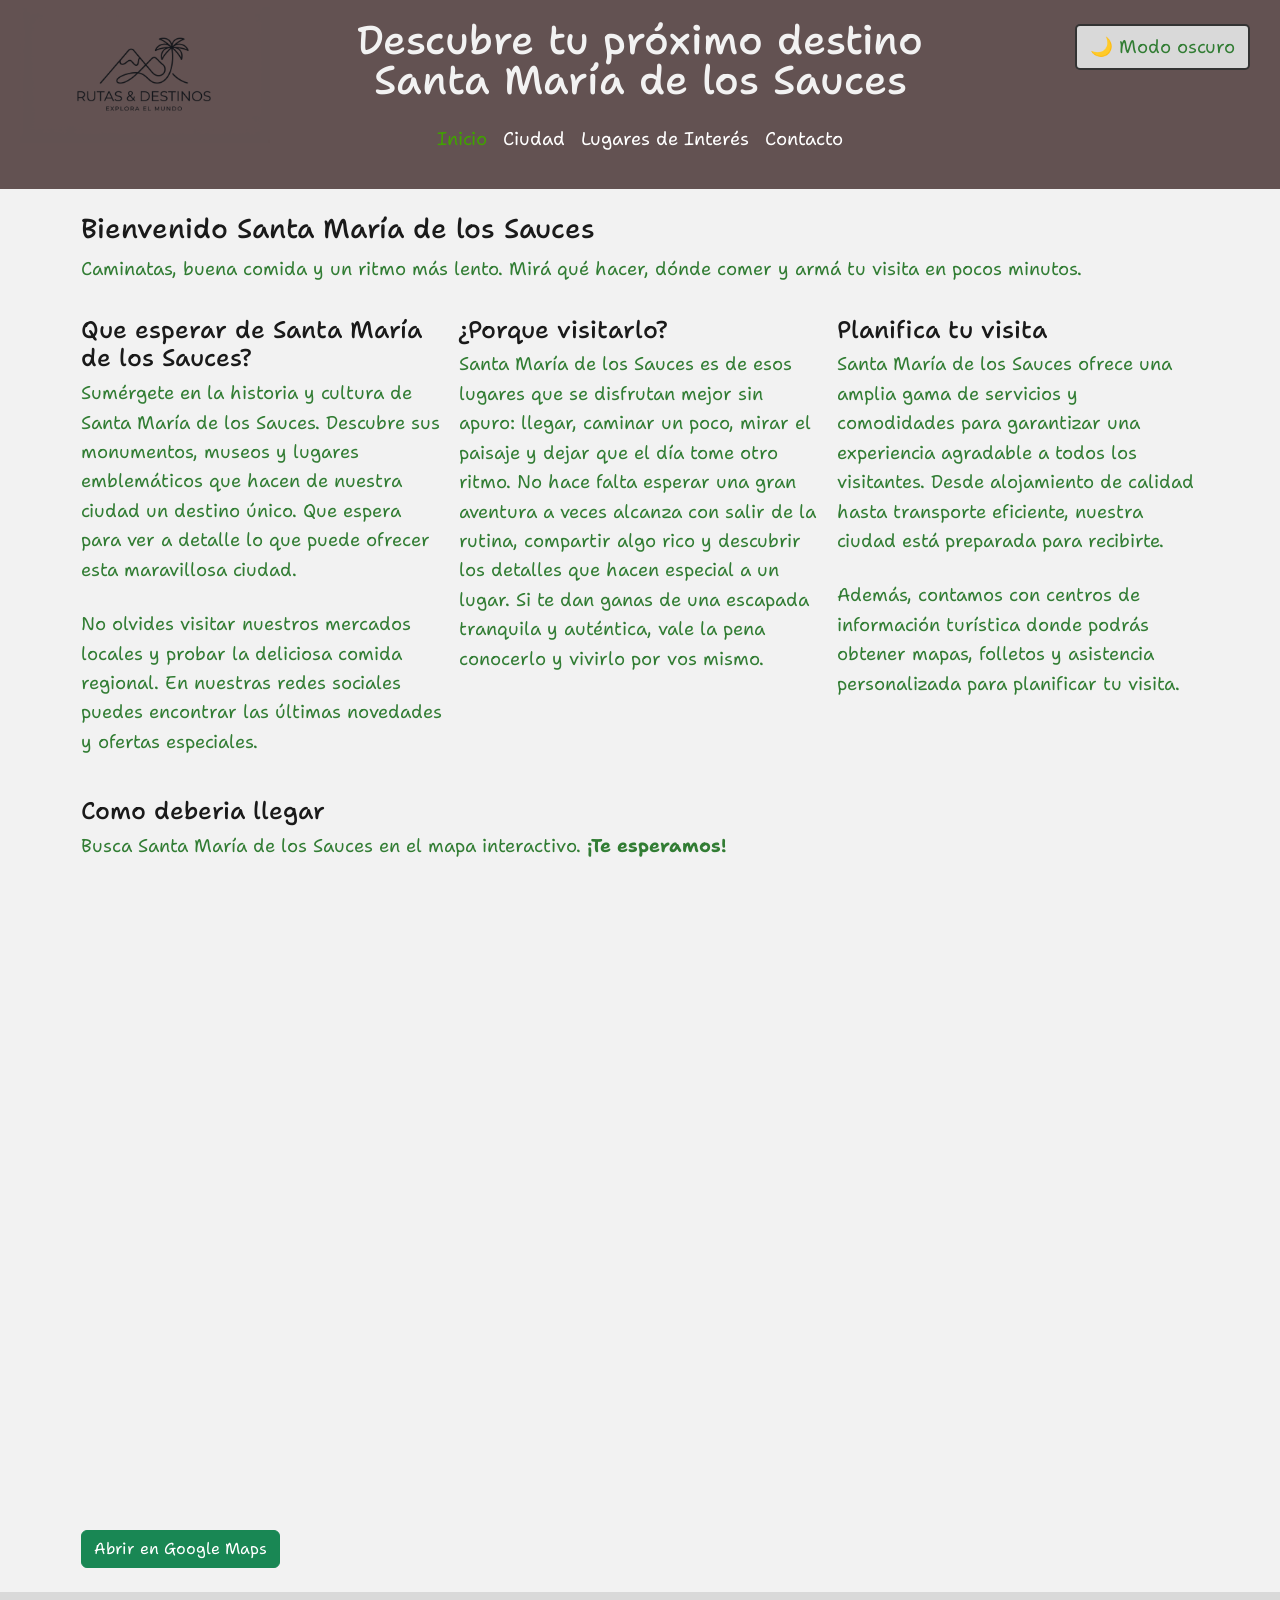
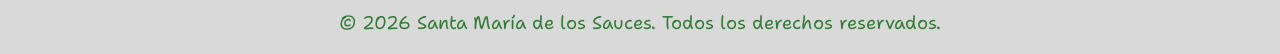
<file: index.html>
<!DOCTYPE html> 
<html lang="es">
<head>
    <meta charset="UTF-8">
    <meta name="viewport" content="width=device-width, initial-scale=1.0">
    <meta name="description" content="Bienvenido a Santa María de los Sauces, tu destino ideal para descubrir las mejores atracciones y servicios que puede ofrecer la ciudad.">
    <link rel="preconnect" href="https://fonts.googleapis.com">
    <link rel="preconnect" href="https://fonts.gstatic.com" crossorigin>
    <link href="https://fonts.googleapis.com/css2?family=Shantell+Sans:ital,wght@0,300..800;1,300..800&display=swap" rel="stylesheet">
    <link href="https://cdn.jsdelivr.net/npm/bootstrap@5.3.3/dist/css/bootstrap.min.css" rel="stylesheet">
    <link rel="stylesheet" href="Estilos.css">
    <title>Santa María de los Sauces</title>
</head>
<body>
    <header>
        <img class="logo" src="./Img/Logo.png" alt="Logo de Rutas y Destinos">
        <h1>Descubre tu próximo destino <br>Santa María de los Sauces</h1>
        <nav class="navbar navbar-expand-lg" data-bs-theme="dark" aria-label="Menú principal">
            <div class="container-fluid">
                <a class="navbar-brand d-lg-none" href="index.html">Rutas y Destinos</a>
                <button class="navbar-toggler" type="button" data-bs-toggle="collapse"
                        data-bs-target="#menuPrincipal" aria-controls="menuPrincipal"
                        aria-expanded="false" aria-label="Mostrar u ocultar el menú">
                    <span class="navbar-toggler-icon"></span>
                </button>
                <div class="collapse navbar-collapse" id="menuPrincipal">
                    <ul class="navbar-nav mx-auto text-center">
                    <li class="nav-item"><a class="nav-link active" aria-current="page" href="index.html">Inicio</a></li>
                    <li class="nav-item"><a class="nav-link" href="Ciudad.html">Ciudad</a></li>
                    <li class="nav-item"><a class="nav-link" href="lugares.html">Lugares de Interés</a></li>
                    <li class="nav-item"><a class="nav-link" href="contacto.html">Contacto</a></li>
                    </ul>
                </div>
            </div>
        </nav>
        <button id="btn-modo" type="button">🌙 Modo oscuro</button>
    </header>
    <main>
        <section id="Inicio">
                <h2>Bienvenido  Santa María de los Sauces</h2>
                <p>Caminatas, buena comida y un ritmo más lento. Mirá qué hacer, dónde comer y armá tu visita en pocos minutos.</p>
        </section>
        <div class="ofrecimiento-flex">
                <article>
                    <h3>Que esperar de Santa María de los Sauces?</h3>
                    <p>Sumérgete en la historia y cultura de Santa María de los Sauces. Descubre sus monumentos, museos y lugares emblemáticos que hacen de nuestra ciudad un destino único. Que espera para ver a detalle lo que puede ofrecer esta maravillosa ciudad.</p>
                    <p>No olvides visitar nuestros mercados locales y probar la deliciosa comida regional. En nuestras redes sociales puedes encontrar las últimas novedades y ofertas especiales.</p>
                </article>
                <article>
                    <h3>¿Porque visitarlo?</h3>
                    <p>Santa María de los Sauces es de esos lugares que se disfrutan mejor sin apuro: llegar, caminar un poco, mirar el paisaje y dejar que el día tome otro ritmo. No hace falta esperar una gran aventura a veces alcanza con salir de la rutina, compartir algo rico y descubrir los detalles que hacen especial a un lugar. Si te dan ganas de una escapada tranquila y auténtica, vale la pena conocerlo y vivirlo por vos mismo.</p>
                </article>
                <article>
                    <h3>Planifica tu visita</h3>
                    <p>Santa María de los Sauces ofrece una amplia gama de servicios y comodidades para garantizar una experiencia agradable a todos los visitantes. Desde alojamiento de calidad hasta transporte eficiente, nuestra ciudad está preparada para recibirte.</p>
                    <p>Además, contamos con centros de información turística donde podrás obtener mapas, folletos y asistencia personalizada para planificar tu visita.</p>
                </article>
                <article>
                    <h3>Como deberia llegar</h3>
                    <p>Busca Santa María de los Sauces en el mapa interactivo. <strong>¡Te esperamos!</strong></p>
                    <div class="ratio ratio-16x9">
                        <iframe
                            src="https://www.google.com/maps/embed?pb=!1m18!1m12!1m3!1d27701.847196009374!2d-58.059250799999994!3d-29.785421799999998!2m3!1f0!2f0!3f0!3m2!1i1024!2i768!4f13.1!3m3!1m2!1s0x945292f82aa21261%3A0x10119094b42b01e3!2zQ3VydXrDuiBDdWF0acOhLCBDb3JyaWVudGVz!5e0!3m2!1ses-419!2sar!4v1794792405756!5m2!1ses-419!2sar" width="600" height="450" style="border:0;" allowfullscreen="" loading="lazy" referrerpolicy="strict-origin-when-cross-origin"
                            title="Mapa interactivo: búsqueda de Santa María de los Sauces">
                       </iframe>
                    </div>
                    <a class="btn btn-success mt-3"
                       href="https://www.google.com/maps/search/?api=1&amp;query=-29.7854218%2C-58.0592508"
                       target="_blank"
                       rel="noopener noreferrer">
                        Abrir en Google Maps
                    </a>
                </article>
        </div>
    </main>
    <footer>
    <p>&copy; 2026 Santa María de los Sauces. Todos los derechos reservados.</p>
    </footer>
    <script src="https://cdn.jsdelivr.net/npm/bootstrap@5.3.3/dist/js/bootstrap.bundle.min.js"></script>
    <script src="main.js"></script>
</body>
</html>
</file>
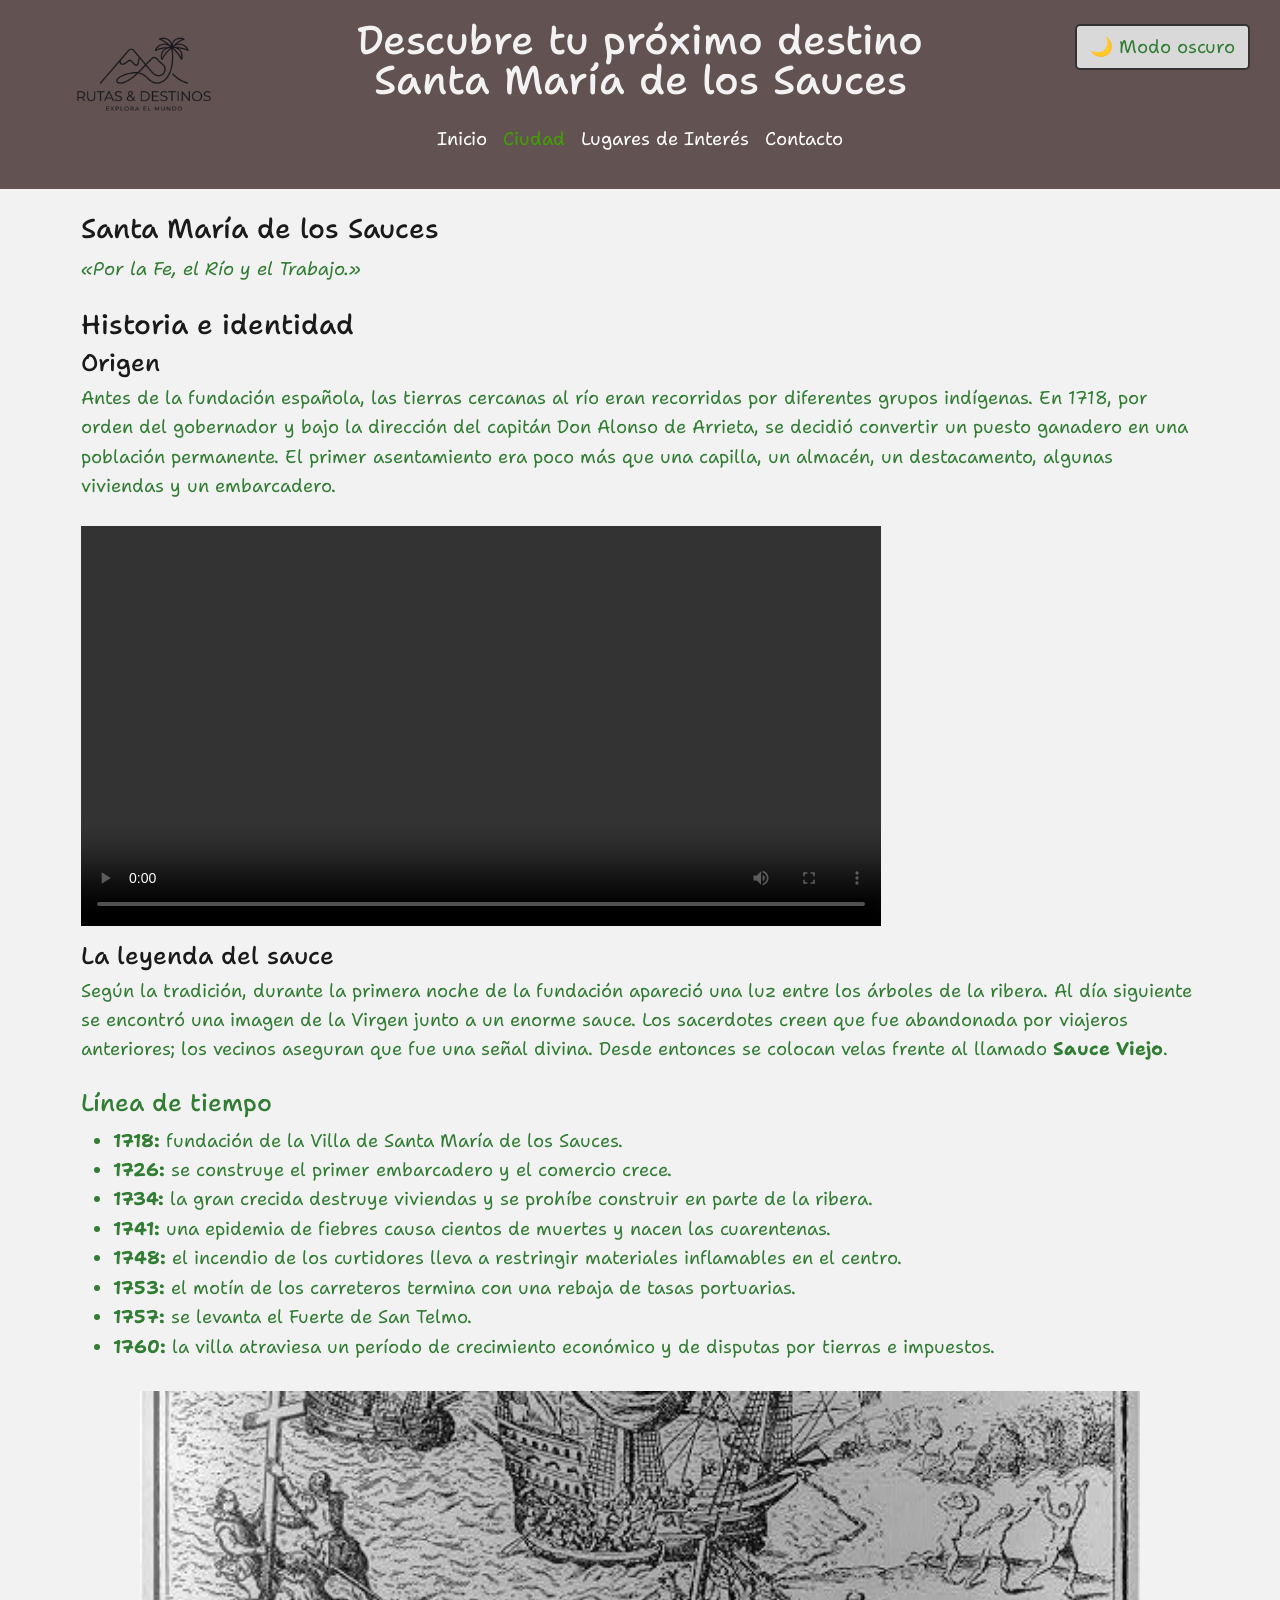
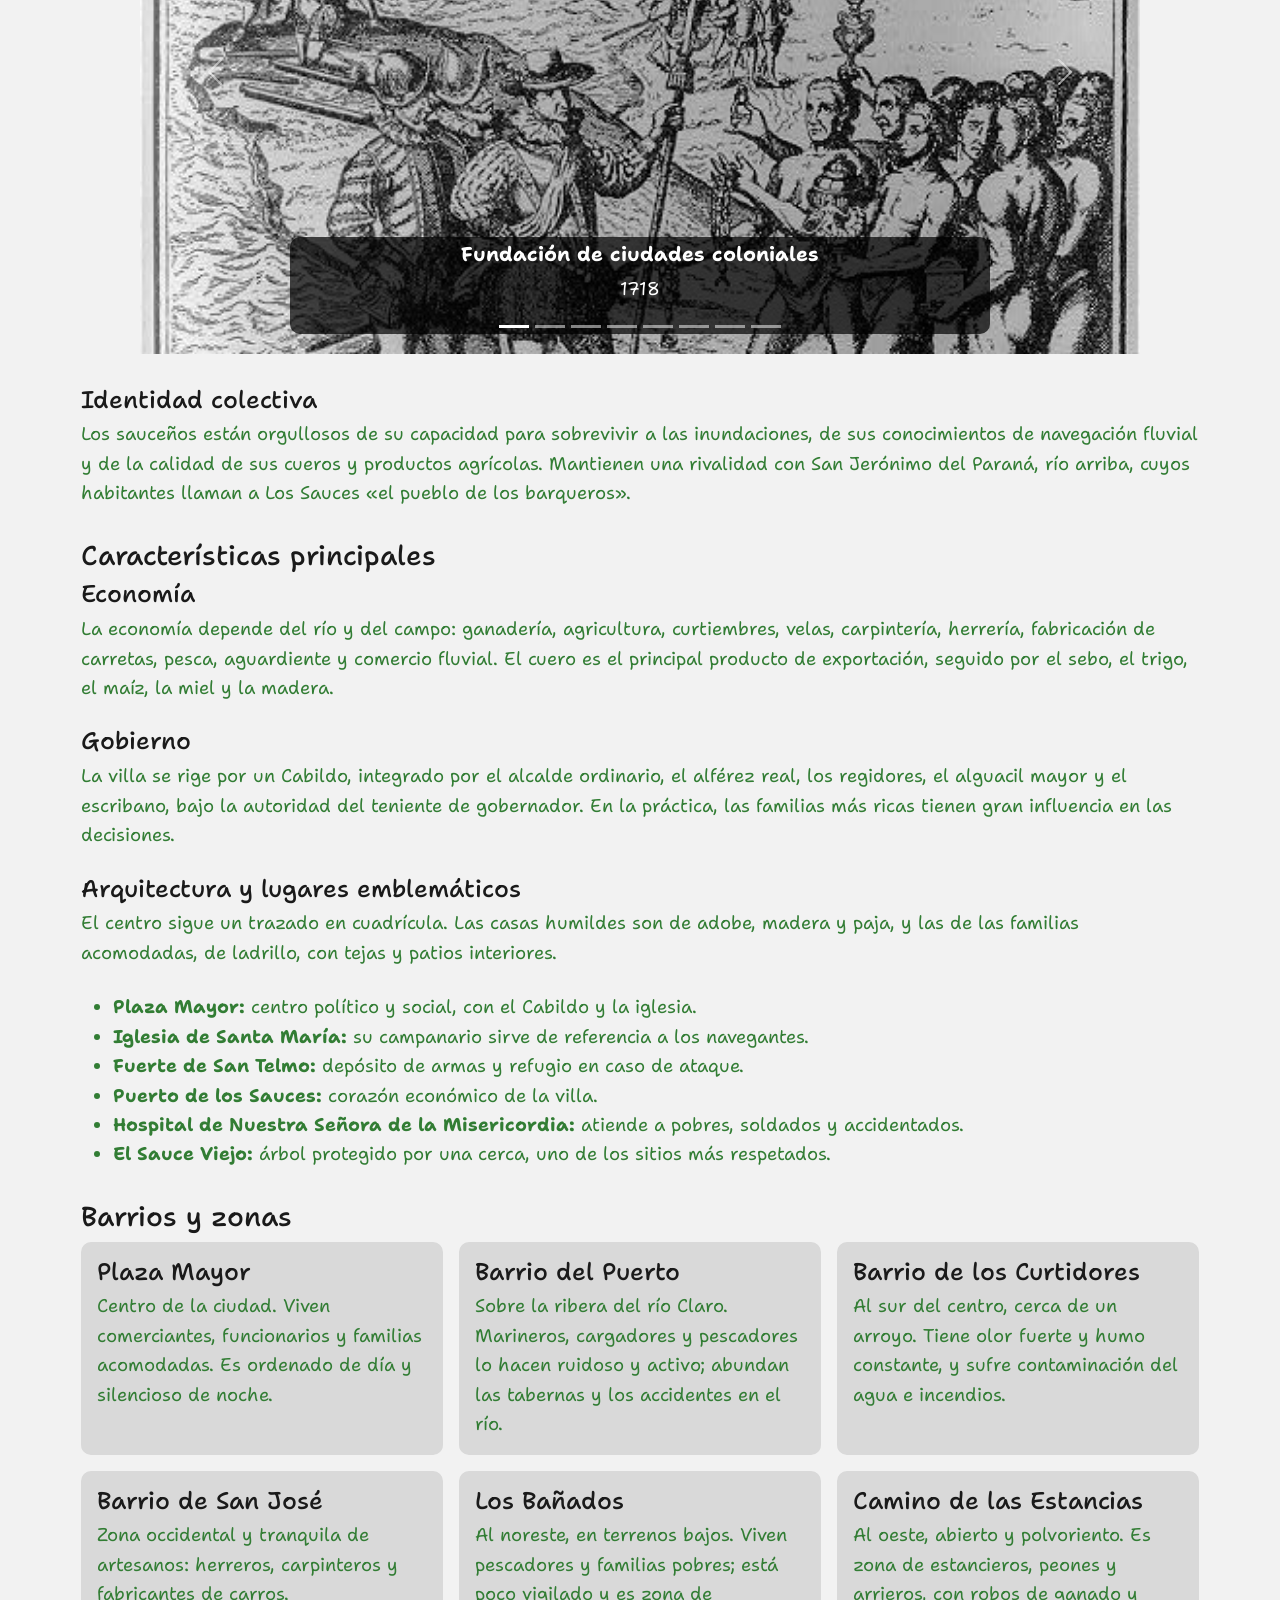
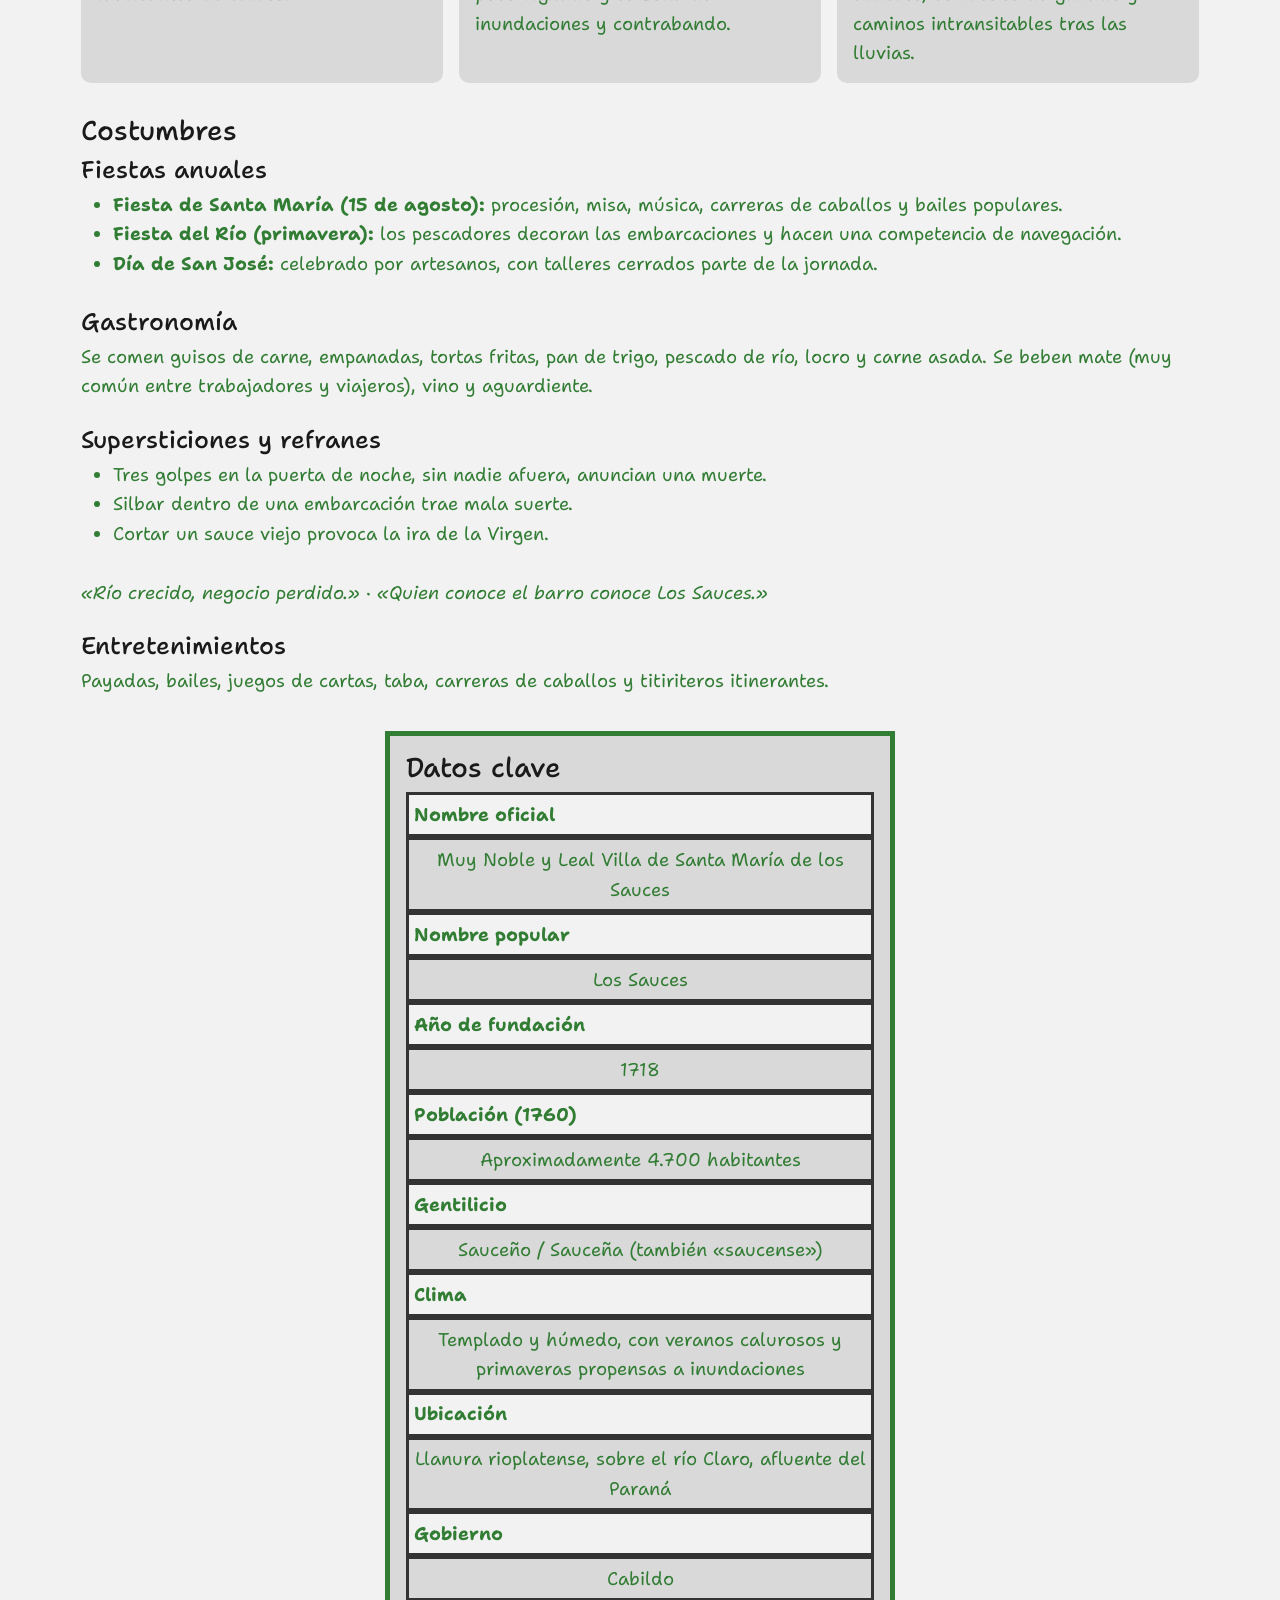
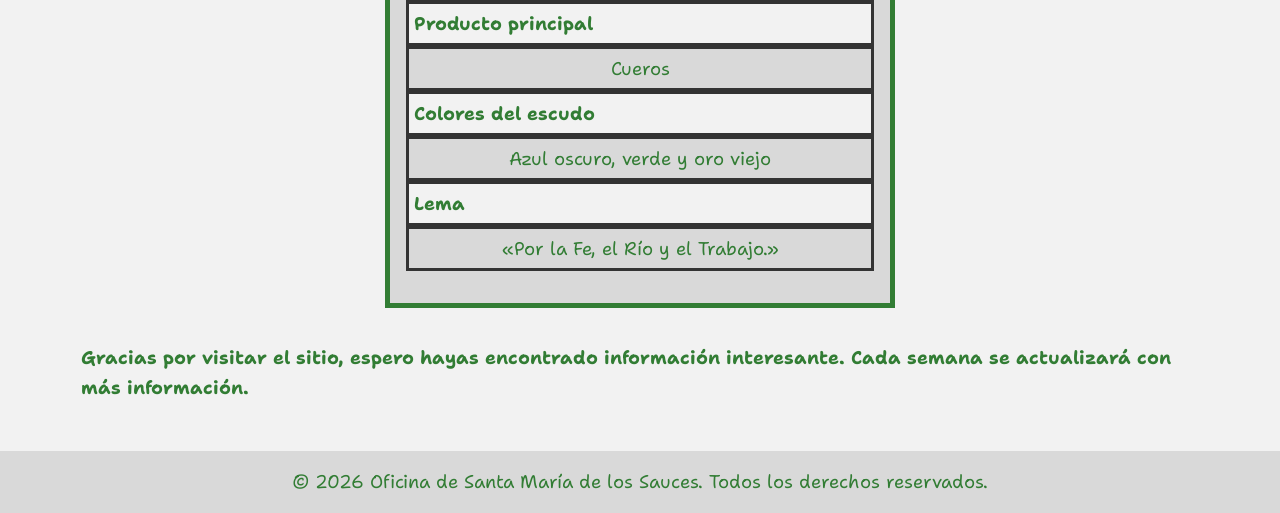
<file: Ciudad.html>
<!DOCTYPE html>
<html lang="es">
<head>
    <meta charset="UTF-8">
    <meta name="viewport" content="width=device-width, initial-scale=1.0">
    <link rel="preconnect" href="https://fonts.googleapis.com">
    <link rel="preconnect" href="https://fonts.gstatic.com" crossorigin>
    <link href="https://fonts.googleapis.com/css2?family=Shantell+Sans:ital,wght@0,300..800;1,300..800&display=swap" rel="stylesheet">
    <link href="https://cdn.jsdelivr.net/npm/bootstrap@5.3.3/dist/css/bootstrap.min.css" rel="stylesheet">
    <link rel="stylesheet" href="Estilos.css">
    <title>Santa María de los Sauces</title>
</head>

<body>
    <header>
        <img class="logo" src="./Img/Logo.png" alt="Logo de Rutas y Destinos">
        <h1>Descubre tu próximo destino <br>Santa María de los Sauces</h1>
        <nav class="navbar navbar-expand-lg" data-bs-theme="dark" aria-label="Menú principal">
            <div class="container-fluid">
                <a class="navbar-brand d-lg-none" href="index.html">Rutas y Destinos</a>
                <button class="navbar-toggler" type="button" data-bs-toggle="collapse"
                        data-bs-target="#menuPrincipal" aria-controls="menuPrincipal"
                        aria-expanded="false" aria-label="Mostrar u ocultar el menú">
                    <span class="navbar-toggler-icon"></span>
                </button>
                <div class="collapse navbar-collapse" id="menuPrincipal">
                    <ul class="navbar-nav mx-auto text-center">
                    <li class="nav-item"><a class="nav-link" href="index.html">Inicio</a></li>
                    <li class="nav-item"><a class="nav-link active" aria-current="page" href="Ciudad.html">Ciudad</a></li>
                    <li class="nav-item"><a class="nav-link" href="lugares.html">Lugares de Interés</a></li>
                    <li class="nav-item"><a class="nav-link" href="contacto.html">Contacto</a></li>
                    </ul>
                </div>
            </div>
        </nav>
        <button id="btn-modo" type="button">🌙 Modo oscuro</button>
    </header> 
    <main> 
            <h2>Santa María de los Sauces</h2>
            <p><em>«Por la Fe, el Río y el Trabajo.»</em></p>

        <section class="historia-e-Identidad">
            <h2>Historia e identidad</h2>
            <h3>Origen</h3>
                <p>
                Antes de la fundación española, las tierras cercanas al río eran recorridas por diferentes grupos indígenas.
                En 1718, por orden del gobernador y bajo la dirección del capitán Don Alonso de Arrieta,
                se decidió convertir un puesto ganadero en una población permanente.
                El primer asentamiento era poco más que una capilla, un almacén, un destacamento, algunas viviendas y un embarcadero.
                </p>
                <video class="video-origen" controls preload="metadata" aria-label="Video sobre el origen de Santa María de los Sauces">
                    <source src="./videos/LoreDelVirreinato.mp4" type="video/mp4">
                    Tu navegador no soporta la etiqueta de video.
                </video>

            <h3>La leyenda del sauce</h3>
                <p>
                Según la tradición, durante la primera noche de la fundación apareció una luz entre los árboles de la ribera.
                Al día siguiente se encontró una imagen de la Virgen junto a un enorme sauce.
                Los sacerdotes creen que fue abandonada por viajeros anteriores; los vecinos aseguran que fue una señal divina.
                Desde entonces se colocan velas frente al llamado <strong>Sauce Viejo</strong>.
                </p>
            <h4>Línea de tiempo</h4>
                <ul>
                <li><strong>1718:</strong> fundación de la Villa de Santa María de los Sauces.</li>
                <li><strong>1726:</strong> se construye el primer embarcadero y el comercio crece.</li>
                <li><strong>1734:</strong> la gran crecida destruye viviendas y se prohíbe construir en parte de la ribera.</li>
                <li><strong>1741:</strong> una epidemia de fiebres causa cientos de muertes y nacen las cuarentenas.</li>
                <li><strong>1748:</strong> el incendio de los curtidores lleva a restringir materiales inflamables en el centro.</li>
                <li><strong>1753:</strong> el motín de los carreteros termina con una rebaja de tasas portuarias.</li>
                <li><strong>1757:</strong> se levanta el Fuerte de San Telmo.</li>
                <li><strong>1760:</strong> la villa atraviesa un período de crecimiento económico y de disputas por tierras e impuestos.</li>
                </ul>

                <div id="carouselExampleCaptions" class="carousel slide">
                    <div class="carousel-indicators">
                        <button type="button" data-bs-target="#carouselExampleCaptions" data-bs-slide-to="0" class="active" aria-current="true" aria-label="Slide 1"></button>
                        <button type="button" data-bs-target="#carouselExampleCaptions" data-bs-slide-to="1" aria-label="Slide 2"></button>
                        <button type="button" data-bs-target="#carouselExampleCaptions" data-bs-slide-to="2" aria-label="Slide 3"></button>
                        <button type="button" data-bs-target="#carouselExampleCaptions" data-bs-slide-to="3" aria-label="Slide 4"></button>
                        <button type="button" data-bs-target="#carouselExampleCaptions" data-bs-slide-to="4" aria-label="Slide 5"></button>
                        <button type="button" data-bs-target="#carouselExampleCaptions" data-bs-slide-to="5" aria-label="Slide 6"></button>
                        <button type="button" data-bs-target="#carouselExampleCaptions" data-bs-slide-to="6" aria-label="Slide 7"></button>
                        <button type="button" data-bs-target="#carouselExampleCaptions" data-bs-slide-to="7" aria-label="Slide 8"></button>
                    </div>

                    <div class="carousel-inner">
                        <div class="carousel-item active">
                        <img src="./Img/resized_Fundación%20de%20ciudades%20coloniales.jpg" class="d-block w-100" alt="Fundación de una ciudad colonial">
                        <div class="carousel-caption d-none d-md-block">
                            <h5><strong>Fundación de ciudades coloniales</strong></h5>
                            <p>1718</p>
                        </div>
                        </div>

                        <div class="carousel-item">
                        <img src="./Img/resized_Grabados%20de%20puertos%20coloniales.jpg" class="d-block w-100" alt="Grabado de un puerto colonial">
                        <div class="carousel-caption d-none d-md-block">
                            <h5>Grabados de puertos coloniales</h5>
                            <p>1726</p>
                        </div>
                        </div>

                        <div class="carousel-item">
                        <img src="./Img/resized_Paisajes%20y%20asentamientos%20del%20Río%20de%20la%20Plata.jpg" class="d-block w-100" alt="Paisaje y asentamiento a orillas del Río de la Plata">
                        <div class="carousel-caption d-none d-md-block">
                            <h5>Paisajes y asentamientos del Río de la Plata</h5>
                            <p>1734</p>
                        </div>
                        </div>

                        <div class="carousel-item">
                        <img src="./Img/resized_Epidemia%20de%20las%20Fiebres.jpg" class="d-block w-100" alt="Escena de la epidemia de fiebres">
                        <div class="carousel-caption d-none d-md-block">
                            <h5>Epidemia de las Fiebres</h5>
                            <p>1741</p>
                        </div>
                        </div>

                        <div class="carousel-item">
                        <img src="./Img/resized_Incendio%20de%20curtidores.jpg" class="d-block w-100" alt="Incendio en la zona de curtidores">
                        <div class="carousel-caption d-none d-md-block">
                            <h5>Incendio de curtidores</h5>
                            <p>1748</p>
                        </div>
                        </div>

                        <div class="carousel-item">
                        <img src="./Img/resized_Escenas%20rurales%20rioplatenses.jpg" class="d-block w-100" alt="Escena rural rioplatense">
                        <div class="carousel-caption d-none d-md-block">
                            <h5>Escenas rurales rioplatenses</h5>
                            <p>1753</p>
                        </div>
                        </div>

                        <div class="carousel-item">
                        <img src="./Img/resized_Grabados%20de%20puertos%20coloniales.jpg" class="d-block w-100" alt="Grabado de un puerto colonial">
                        <div class="carousel-caption d-none d-md-block">
                            <h5>Grabados de puertos coloniales</h5>
                            <p>1757</p>
                        </div>
                        </div>

                        <div class="carousel-item">
                        <img src="./Img/resized_Grabados%20de%20ciudades%20del%20siglo%20XVIII.jpg" class="d-block w-100" alt="Grabado de una ciudad del siglo XVIII">
                        <div class="carousel-caption d-none d-md-block">
                            <h5>Grabados de ciudades del siglo XVIII</h5>
                            <p>1760</p>
                        </div>
                        </div>
                    </div>

                    <button class="carousel-control-prev" type="button" data-bs-target="#carouselExampleCaptions" data-bs-slide="prev">
                        <span class="carousel-control-prev-icon" aria-hidden="true"></span>
                        <span class="visually-hidden">Anterior</span>
                    </button>
                    <button class="carousel-control-next" type="button" data-bs-target="#carouselExampleCaptions" data-bs-slide="next">
                        <span class="carousel-control-next-icon" aria-hidden="true"></span>
                        <span class="visually-hidden">Siguiente</span>
                    </button>
                    </div>

            <h3>Identidad colectiva</h3>
                <p>
                Los sauceños están orgullosos de su capacidad para sobrevivir a las inundaciones, de sus conocimientos de navegación fluvial
                y de la calidad de sus cueros y productos agrícolas. Mantienen una rivalidad con San Jerónimo del Paraná,
                río arriba, cuyos habitantes llaman a Los Sauces «el pueblo de los barqueros».
                </p>

        </section>
        <section class="caracteristicas">
            <h2>Características principales</h2>
            <h3>Economía</h3>
                <p>
                La economía depende del río y del campo: ganadería, agricultura, curtiembres, velas, carpintería, herrería,
                fabricación de carretas, pesca, aguardiente y comercio fluvial. El cuero es el principal producto de exportación,
                seguido por el sebo, el trigo, el maíz, la miel y la madera.
                </p>

            <h3>Gobierno</h3>
                <p>
                La villa se rige por un Cabildo, integrado por el alcalde ordinario, el alférez real, los regidores,
                el alguacil mayor y el escribano, bajo la autoridad del teniente de gobernador.
                En la práctica, las familias más ricas tienen gran influencia en las decisiones.
                </p>

            <h3>Arquitectura y lugares emblemáticos</h3>
                <p>
                El centro sigue un trazado en cuadrícula. Las casas humildes son de adobe, madera y paja,
                y las de las familias acomodadas, de ladrillo, con tejas y patios interiores.
                </p>
                    <ul>
                        <li><strong>Plaza Mayor:</strong> centro político y social, con el Cabildo y la iglesia.</li>
                        <li><strong>Iglesia de Santa María:</strong> su campanario sirve de referencia a los navegantes.</li>
                        <li><strong>Fuerte de San Telmo:</strong> depósito de armas y refugio en caso de ataque.</li>
                        <li><strong>Puerto de los Sauces:</strong> corazón económico de la villa.</li>
                        <li><strong>Hospital de Nuestra Señora de la Misericordia:</strong> atiende a pobres, soldados y accidentados.</li>
                        <li><strong>El Sauce Viejo:</strong> árbol protegido por una cerca, uno de los sitios más respetados.</li>
                    </ul>
        </section>

         <section class="barrios">
            <h2>Barrios y zonas</h2>
            <div class="container px-0">
                <div class="row g-3">
                <div class="col-12 col-md-6 col-lg-4">
                    <article class="tarjeta">
                <h3>Plaza Mayor</h3>
                    <p>Centro de la ciudad. Viven comerciantes, funcionarios y familias acomodadas. Es ordenado de día y silencioso de noche.</p>
                    </article>
                </div>
                <div class="col-12 col-md-6 col-lg-4">
                    <article class="tarjeta">
                <h3>Barrio del Puerto</h3>
                    <p>Sobre la ribera del río Claro. Marineros, cargadores y pescadores lo hacen ruidoso y activo; abundan las tabernas y los accidentes en el río.</p>
                    </article>
                </div>
                <div class="col-12 col-md-6 col-lg-4">
                    <article class="tarjeta">
                <h3>Barrio de los Curtidores</h3>
                    <p>Al sur del centro, cerca de un arroyo. Tiene olor fuerte y humo constante, y sufre contaminación del agua e incendios.</p>
                    </article>
                </div>
                <div class="col-12 col-md-6 col-lg-4">
                    <article class="tarjeta">
                <h3>Barrio de San José</h3>
                    <p>Zona occidental y tranquila de artesanos: herreros, carpinteros y fabricantes de carros.</p>
                    </article>
                </div>
                <div class="col-12 col-md-6 col-lg-4">
                    <article class="tarjeta">
                <h3>Los Bañados</h3>
                    <p>Al noreste, en terrenos bajos. Viven pescadores y familias pobres; está poco vigilado y es zona de inundaciones y contrabando.</p>
                    </article>
                </div>
                <div class="col-12 col-md-6 col-lg-4">
                    <article class="tarjeta">
                <h3>Camino de las Estancias</h3>
                    <p>Al oeste, abierto y polvoriento. Es zona de estancieros, peones y arrieros, con robos de ganado y caminos intransitables tras las lluvias.</p>
                    </article>
                </div>
                </div>
            </div>
        </section>

        <section class="costumbres">
            <h2>Costumbres</h2>

            <h3>Fiestas anuales</h3>
                <ul>
                    <li><strong>Fiesta de Santa María (15 de agosto):</strong> procesión, misa, música, carreras de caballos y bailes populares.</li>
                    <li><strong>Fiesta del Río (primavera):</strong> los pescadores decoran las embarcaciones y hacen una competencia de navegación.</li>
                    <li><strong>Día de San José:</strong> celebrado por artesanos, con talleres cerrados parte de la jornada.</li>
                </ul>

            <h3>Gastronomía</h3>
                <p>
                Se comen guisos de carne, empanadas, tortas fritas, pan de trigo, pescado de río, locro y carne asada.
                Se beben mate (muy común entre trabajadores y viajeros), vino y aguardiente.
                </p>

            <h3>Supersticiones y refranes</h3>
                <ul>
                    <li>Tres golpes en la puerta de noche, sin nadie afuera, anuncian una muerte.</li>
                    <li>Silbar dentro de una embarcación trae mala suerte.</li>
                    <li>Cortar un sauce viejo provoca la ira de la Virgen.</li>
                </ul>
                <p><em>«Río crecido, negocio perdido.»</em> · <em>«Quien conoce el barro conoce Los Sauces.»</em></p>

            <h3>Entretenimientos</h3>
                <p>Payadas, bailes, juegos de cartas, taba, carreras de caballos y titiriteros itinerantes.</p>
        </section>

        <section class="datos-clave">
            <h2>Datos clave</h2>
                <dl>
                    <dt>Nombre oficial</dt>
                    <dd>Muy Noble y Leal Villa de Santa María de los Sauces</dd>
                    
                    <dt>Nombre popular</dt>
                    <dd>Los Sauces</dd>

                    <dt>Año de fundación</dt>
                    <dd>1718</dd>

                    <dt>Población (1760)</dt>
                    <dd>Aproximadamente 4.700 habitantes</dd>

                    <dt>Gentilicio</dt>
                    <dd>Sauceño / Sauceña (también «saucense»)</dd>

                    <dt>Clima</dt>
                    <dd>Templado y húmedo, con veranos calurosos y primaveras propensas a inundaciones</dd>

                    <dt>Ubicación</dt>
                    <dd>Llanura rioplatense, sobre el río Claro, afluente del Paraná</dd>

                    <dt>Gobierno</dt>
                    <dd>Cabildo</dd>

                    <dt>Producto principal</dt>
                    <dd>Cueros</dd>

                    <dt>Colores del escudo</dt>
                    <dd>Azul oscuro, verde y oro viejo</dd>

                    <dt>Lema</dt>
                    <dd>«Por la Fe, el Río y el Trabajo.»</dd>
                </dl>
        </section>
            <p>
            <strong>Gracias por visitar el sitio, espero hayas encontrado información interesante. Cada semana se actualizará con más información.</strong>
            </p>

    </main>
    <footer>
            <p>&copy; 2026 Oficina de Santa María de los Sauces. Todos los derechos reservados.</p>
    </footer>
    <script src="https://cdn.jsdelivr.net/npm/bootstrap@5.3.3/dist/js/bootstrap.bundle.min.js"></script>
    <script src="main.js"></script>
</body>
</html>
</file>
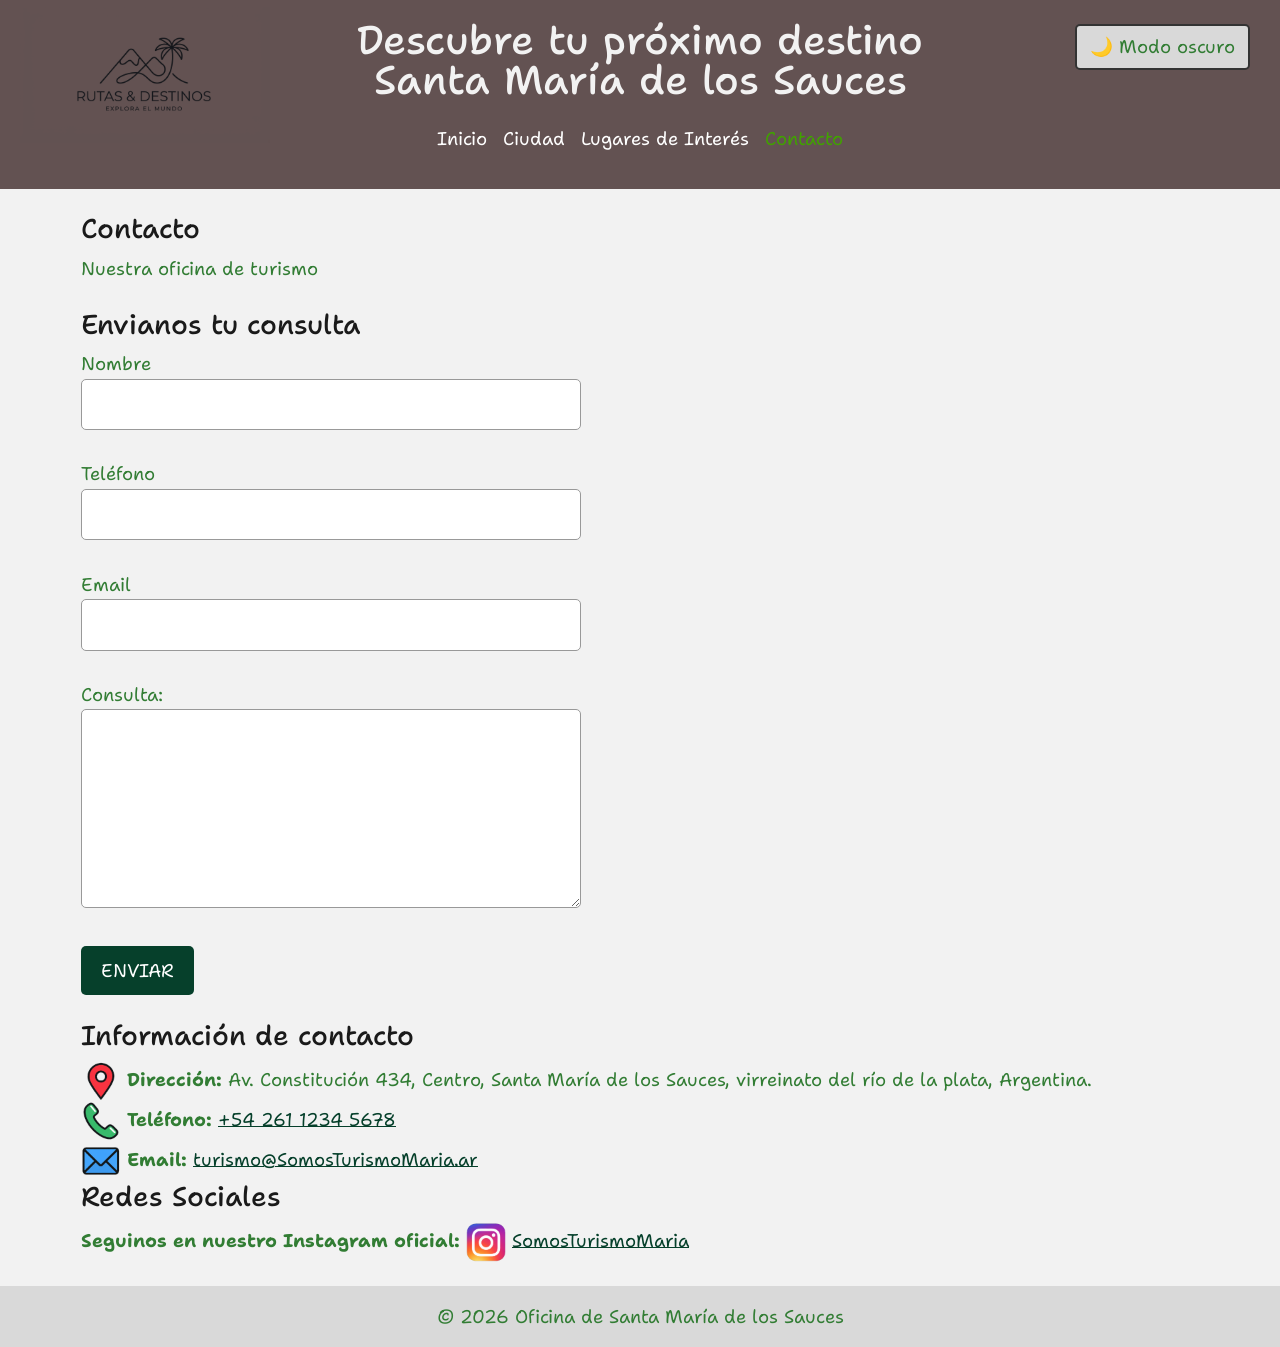
<file: contacto.html>
<!DOCTYPE html>
<html lang="es">
<head>
    <meta charset="UTF-8">
    <meta name="viewport" content="width=device-width, initial-scale=1.0">
    <link rel="preconnect" href="https://fonts.googleapis.com">
    <link rel="preconnect" href="https://fonts.gstatic.com" crossorigin>
    <link href="https://fonts.googleapis.com/css2?family=Shantell+Sans:ital,wght@0,300..800;1,300..800&display=swap" rel="stylesheet">
    <link href="https://cdn.jsdelivr.net/npm/bootstrap@5.3.3/dist/css/bootstrap.min.css" rel="stylesheet">
    <link rel="stylesheet" href="Estilos.css">
    <title>Contacto</title>
</head>

<body>
    <header>
        <img class="logo" src="./Img/Logo.png" alt="Logo de Rutas y Destinos">
        <h1>Descubre tu próximo destino <br>Santa María de los Sauces</h1>
        <nav class="navbar navbar-expand-lg" data-bs-theme="dark" aria-label="Menú principal">
            <div class="container-fluid">
                <a class="navbar-brand d-lg-none" href="index.html">Rutas y Destinos</a>
                <button class="navbar-toggler" type="button" data-bs-toggle="collapse"
                        data-bs-target="#menuPrincipal" aria-controls="menuPrincipal"
                        aria-expanded="false" aria-label="Mostrar u ocultar el menú">
                    <span class="navbar-toggler-icon"></span>
                </button>
                <div class="collapse navbar-collapse" id="menuPrincipal">
                    <ul class="navbar-nav mx-auto text-center">
                    <li class="nav-item"><a class="nav-link" href="index.html">Inicio</a></li>
                    <li class="nav-item"><a class="nav-link" href="Ciudad.html">Ciudad</a></li>
                    <li class="nav-item"><a class="nav-link" href="lugares.html">Lugares de Interés</a></li>
                    <li class="nav-item"><a class="nav-link active" aria-current="page" href="contacto.html">Contacto</a></li>
                    </ul>
                </div>
            </div>
        </nav>
        <button id="btn-modo" type="button">🌙 Modo oscuro</button>
    </header>

    <main>
    <div>
        <h2>Contacto</h2>
        <p>Nuestra oficina de turismo</p>
    </div>

    <div>
        <h2>Envianos tu consulta</h2>
        <form id="formulario-contacto" novalidate>
            <div>
                <label for="nombre">Nombre</label>
                <br>
                <input type="text" id="nombre" name="nombre" required>
            </div>
            <br>
            <div>
                <label for="telefono">Teléfono</label>
                <br>
                <input type="tel" id="telefono" name="telefono" required> 
            </div>
            <br>
            <div>
                <label for="email">Email</label>
                <br>
                <input type="email" id="email" name="email" required>
            </div>
            <br>
            <div>
                <label for="consulta">Consulta:</label>
                <br>
                <textarea id="consulta" name="consulta" rows="6" cols="50" required></textarea>
            </div>
            <br>
            <div>
                <button type="submit">ENVIAR</button>
            </div>
        </form>
        <p id="mensaje-formulario"></p>
    </div>
    
    <div>
        <h2>Información de contacto</h2>
        <div>
            <img src="./Img/direccion.png" alt="Dirección" width="40">
            <strong>Dirección:</strong>
            Av. Constitución 434, Centro, Santa María de los Sauces, virreinato del río de la plata, Argentina.
        </div>

        <div>
            <img src="./Img/telefono.png" alt="Teléfono" width="40">
            <strong>Teléfono:</strong>
            <a href="tel:+5426112345678">+54 261 1234 5678</a>
        </div>

        <div>
            <img src="./Img/correo.png" alt="Correo" width="40">
            <strong>Email:</strong>
            <a href="mailto:turismo@SomosTurismoMaria.ar">turismo@SomosTurismoMaria.ar</a>
        </div>

        <h2>Redes Sociales</h2>

        <div>
            <strong>Seguinos en nuestro Instagram oficial:</strong>
            <img src="./Img/instagram.png" alt="Instagram" width="40">
            <a href="https://www.instagram.com/SomosTurismoMaria" target="_blank" rel="noopener noreferrer">SomosTurismoMaria</a>
        </div>
    </div>
    </main>
    
    <footer>
        <p>© 2026 Oficina de Santa María de los Sauces</p>
    </footer>
    <script src="https://cdn.jsdelivr.net/npm/bootstrap@5.3.3/dist/js/bootstrap.bundle.min.js"></script>
    <script src="main.js"></script>
</body>
</html>
</file>
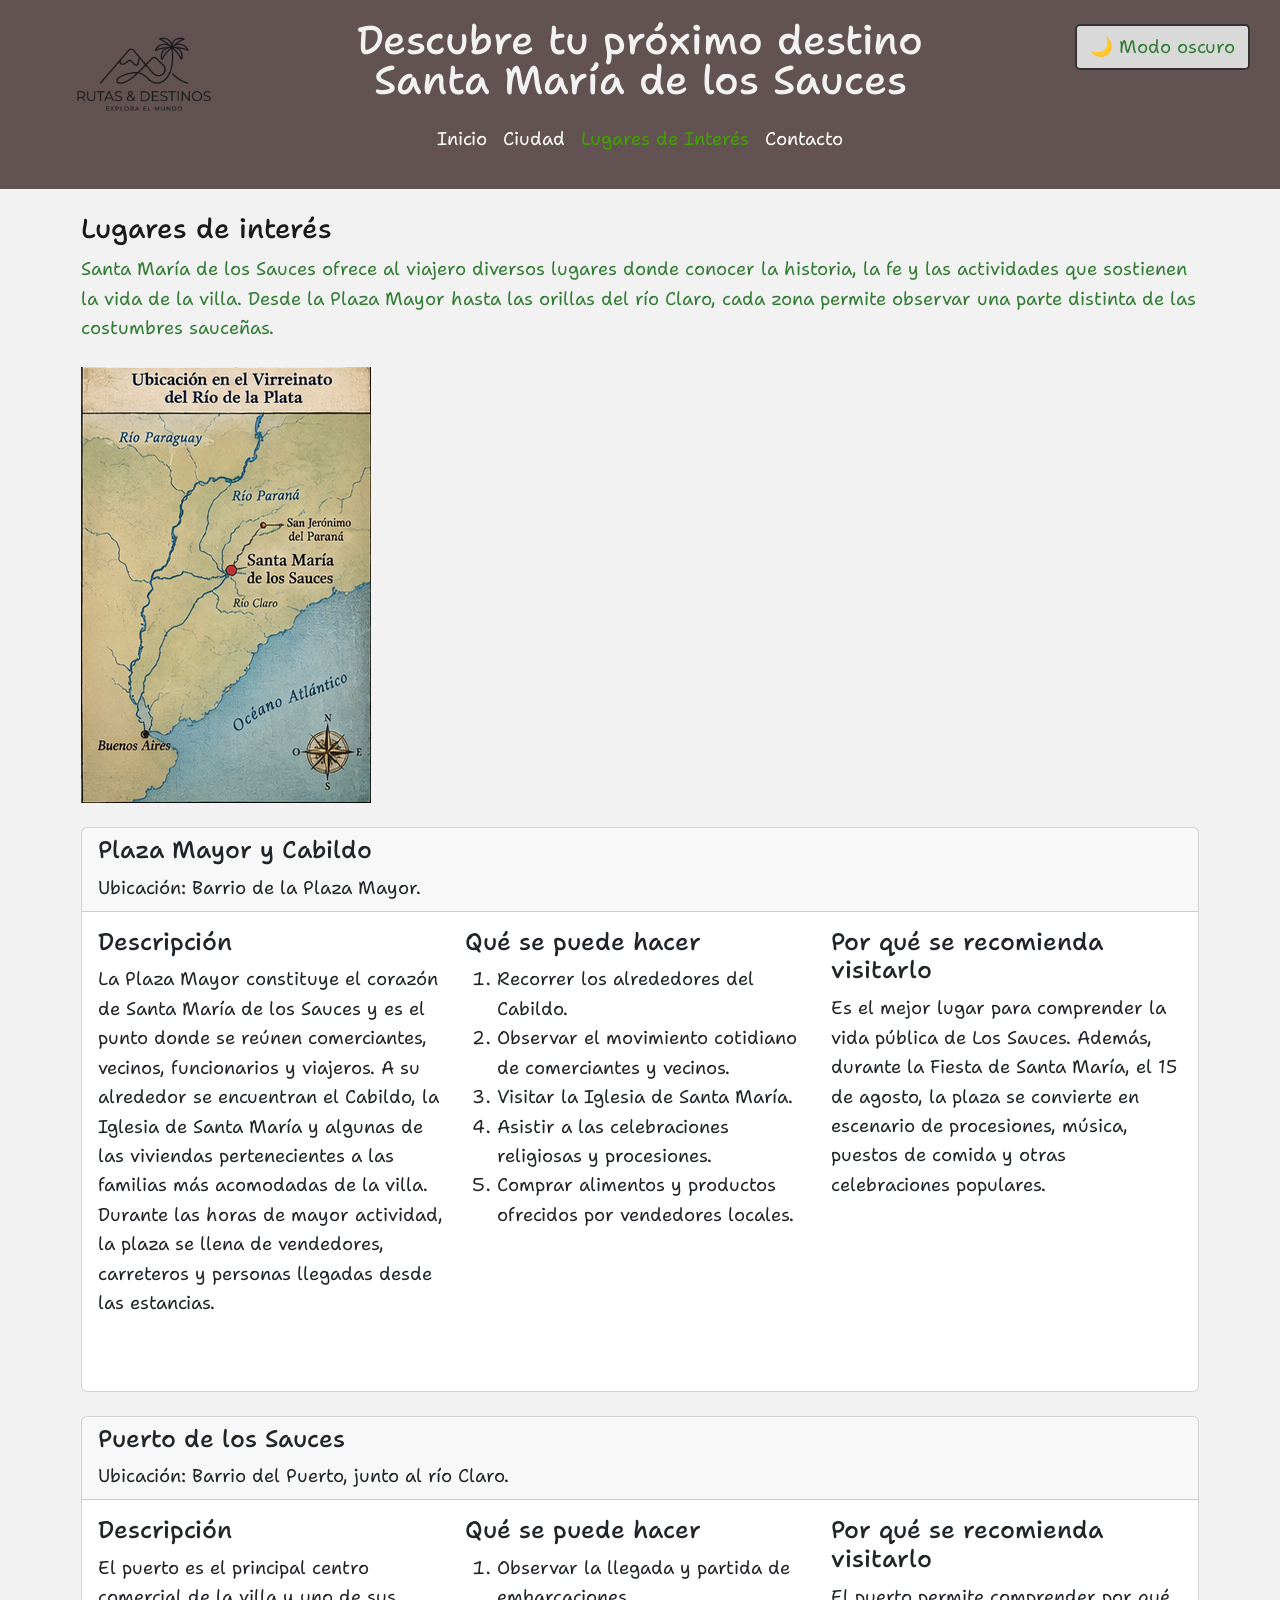
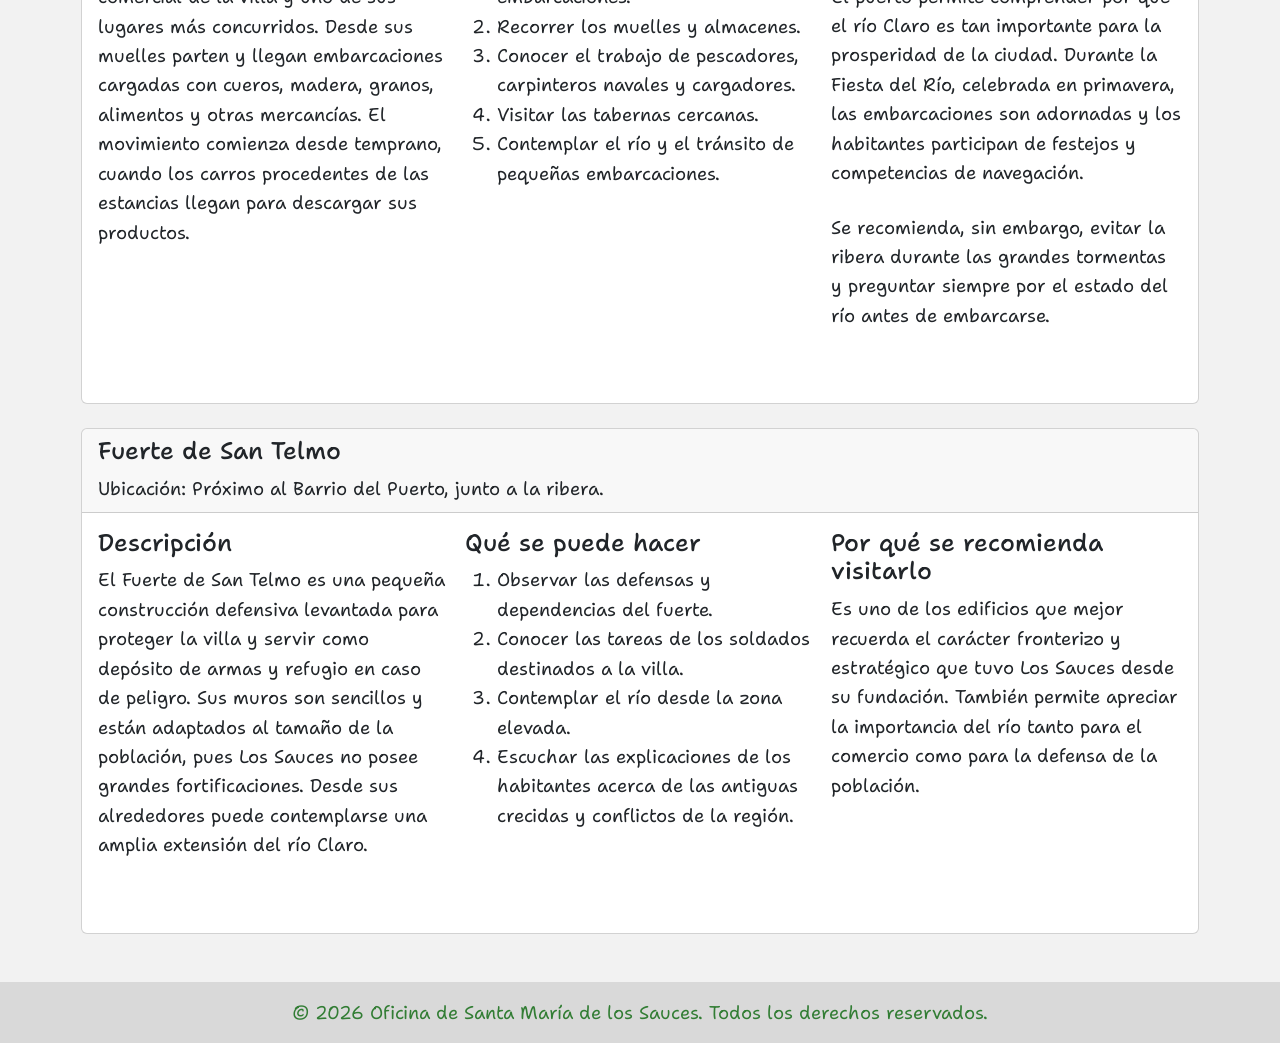
<file: lugares.html>
<!DOCTYPE html>
<html lang="es">
<head>
    <meta charset="UTF-8">
    <meta name="viewport" content="width=device-width, initial-scale=1.0">
    <link rel="preconnect" href="https://fonts.googleapis.com">
    <link rel="preconnect" href="https://fonts.gstatic.com" crossorigin>
    <link href="https://fonts.googleapis.com/css2?family=Shantell+Sans:ital,wght@0,300..800;1,300..800&display=swap" rel="stylesheet">
    <link href="https://cdn.jsdelivr.net/npm/bootstrap@5.3.3/dist/css/bootstrap.min.css" rel="stylesheet">
    <link rel="stylesheet" href="Estilos.css">
    <title>Santa María de los Sauces</title>
</head>

<body>
    <header>
        <img class="logo" src="./Img/Logo.png" alt="Logo de Rutas y Destinos">
        <h1>Descubre tu próximo destino <br>Santa María de los Sauces</h1>
        <nav class="navbar navbar-expand-lg" data-bs-theme="dark" aria-label="Menú principal">
            <div class="container-fluid">
                <a class="navbar-brand d-lg-none" href="index.html">Rutas y Destinos</a>
                <button class="navbar-toggler" type="button" data-bs-toggle="collapse"
                        data-bs-target="#menuPrincipal" aria-controls="menuPrincipal"
                        aria-expanded="false" aria-label="Mostrar u ocultar el menú">
                    <span class="navbar-toggler-icon"></span>
                </button>
                <div class="collapse navbar-collapse" id="menuPrincipal">
                    <ul class="navbar-nav mx-auto text-center">
                    <li class="nav-item"><a class="nav-link" href="index.html">Inicio</a></li>
                    <li class="nav-item"><a class="nav-link" href="Ciudad.html">Ciudad</a></li>
                    <li class="nav-item"><a class="nav-link active" aria-current="page" href="lugares.html">Lugares de Interés</a></li>
                    <li class="nav-item"><a class="nav-link" href="contacto.html">Contacto</a></li>
                    </ul>
                </div>
            </div>
        </nav>
        <button id="btn-modo" type="button">🌙 Modo oscuro</button>
    </header>
    <main>
        <h2>Lugares de interés</h2>
            <p>
                Santa María de los Sauces ofrece al viajero diversos lugares donde conocer la historia,
                la fe y las actividades que sostienen la vida de la villa. 
                Desde la Plaza Mayor hasta las orillas del río Claro, 
                cada zona permite observar una parte distinta de las costumbres sauceñas.
            </p>
            <img class="img-fluid mb-4" src="./Img/Localidad.png" alt="Vista de la localidad de Santa María de los Sauces">
            <article class="card lugar mb-4">
                <div class="card-header">
                    <h3 class="card-title">Plaza Mayor y Cabildo</h3>
                    <p class="mb-0">Ubicación: Barrio de la Plaza Mayor.</p>
                </div>
                <div class="card-body">
                    <div class="row g-3">
                        <section class="col-12 col-md-4">
                            <h4>Descripción</h4>
                            <p>
                                La Plaza Mayor constituye el corazón de Santa María de los Sauces y
                                es el punto donde se reúnen comerciantes, vecinos, funcionarios y viajeros.
                                A su alrededor se encuentran el Cabildo, la Iglesia de Santa María y
                                algunas de las viviendas pertenecientes a las familias más acomodadas de la villa.
                                Durante las horas de mayor actividad, la plaza se llena de vendedores, carreteros y
                                personas llegadas desde las estancias.
                            </p>
                        </section>
                        <section class="col-12 col-md-4">
                            <h4>Qué se puede hacer</h4>
                            <ol>
                                <li>Recorrer los alrededores del Cabildo.</li>
                                <li>Observar el movimiento cotidiano de comerciantes y vecinos.</li>
                                <li>Visitar la Iglesia de Santa María.</li>
                                <li>Asistir a las celebraciones religiosas y procesiones.</li>
                                <li>Comprar alimentos y productos ofrecidos por vendedores locales.</li>
                            </ol>
                        </section>
                        <section class="col-12 col-md-4">
                            <h4>Por qué se recomienda visitarlo</h4>
                            <p>
                                Es el mejor lugar para comprender la vida pública de Los Sauces.
                                Además, durante la Fiesta de Santa María, el 15 de agosto,
                                la plaza se convierte en escenario de procesiones, música,
                                puestos de comida y otras celebraciones populares.
                            </p>
                        </section>
                    </div>
                </div>
            </article>
            <article class="card lugar mb-4">
                <div class="card-header">
                    <h3 class="card-title">Puerto de los Sauces</h3>
                    <p class="mb-0">Ubicación: Barrio del Puerto, junto al río Claro.</p>
                </div>
                <div class="card-body">
                    <div class="row g-3">
                        <section class="col-12 col-md-4">
                            <h4>Descripción</h4>
                            <p>
                                El puerto es el principal centro comercial de la villa y uno de sus lugares más concurridos.
                                Desde sus muelles parten y llegan embarcaciones cargadas con cueros, madera, granos, alimentos y
                                otras mercancías. El movimiento comienza desde temprano, cuando los carros procedentes
                                de las estancias llegan para descargar sus productos.
                            </p>
                        </section>
                        <section class="col-12 col-md-4">
                            <h4>Qué se puede hacer</h4>
                            <ol>
                                <li>Observar la llegada y partida de embarcaciones.</li>
                                <li>Recorrer los muelles y almacenes.</li>
                                <li>Conocer el trabajo de pescadores, carpinteros navales y cargadores.</li>
                                <li>Visitar las tabernas cercanas.</li>
                                <li>Contemplar el río y el tránsito de pequeñas embarcaciones.</li>
                            </ol>
                        </section>
                        <section class="col-12 col-md-4">
                            <h4>Por qué se recomienda visitarlo</h4>
                            <p>
                                El puerto permite comprender por qué el río Claro es tan importante para la prosperidad de la ciudad.
                                Durante la Fiesta del Río, celebrada en primavera, las embarcaciones son adornadas y
                                los habitantes participan de festejos y competencias de navegación.
                            </p>
                            <p>Se recomienda, sin embargo, evitar la ribera durante las grandes tormentas y preguntar siempre por el estado del río antes de embarcarse.</p>
                        </section>
                    </div>
                </div>
            </article>
            <article class="card lugar mb-4">
                <div class="card-header">
                    <h3 class="card-title">Fuerte de San Telmo</h3>
                    <p class="mb-0">Ubicación: Próximo al Barrio del Puerto, junto a la ribera.</p>
                </div>
                <div class="card-body">
                    <div class="row g-3">
                        <section class="col-12 col-md-4">
                            <h4>Descripción</h4>
                            <p>
                                El Fuerte de San Telmo es una pequeña construcción defensiva levantada para proteger la villa y
                                servir como depósito de armas y refugio en caso de peligro. Sus muros son sencillos y
                                están adaptados al tamaño de la población, pues Los Sauces no posee grandes fortificaciones.
                                Desde sus alrededores puede contemplarse una amplia extensión del río Claro.
                            </p>
                        </section>
                        <section class="col-12 col-md-4">
                            <h4>Qué se puede hacer</h4>
                            <ol>
                                <li>Observar las defensas y dependencias del fuerte.</li>
                                <li>Conocer las tareas de los soldados destinados a la villa.</li>
                                <li>Contemplar el río desde la zona elevada.</li>
                                <li>Escuchar las explicaciones de los habitantes acerca de las antiguas crecidas y conflictos de la región.</li>
                            </ol>
                        </section>
                        <section class="col-12 col-md-4">
                            <h4>Por qué se recomienda visitarlo</h4>
                            <p>
                                Es uno de los edificios que mejor recuerda el carácter fronterizo y
                                estratégico que tuvo Los Sauces desde su fundación.
                                También permite apreciar la importancia del río tanto para el comercio como para la defensa de la población.
                            </p>
                        </section>
                    </div>
                </div>
            </article>
    </main>
    <footer>
            <p>&copy; 2026 Oficina de Santa María de los Sauces. Todos los derechos reservados.</p>
    </footer>
    <script src="https://cdn.jsdelivr.net/npm/bootstrap@5.3.3/dist/js/bootstrap.bundle.min.js"></script>
    <script src="main.js"></script>
</body>
</html>
</file>
<file: Estilos.css>
/* Nuestro codigo css sera aca */ 

/*VARIABLES*/
:root {
    --primary-color: #327d34;
    --secondary-color: #f2f2f2;
    --text-color: #333;
    --color-De-Fondo-Header: #635252;
    --fuente: "Shantell Sans", sans-serif;
    --color-h2: #1A1A1A;
    --color-h1: #327d34;
    --color-h3: #562b05;
    --fondo-body: #f2f2f2;
    --fondo-gris-oscuro: #1A1A1A;
    --fondo-Flexbox: #d9d9d9;
    --text-color-tabla: #E8611A;
    --verde-oscuro: #06402B;
    --ancho-maximo: 1150px;
    --color-nav-hover: #41a101;
    --background-paraTexto: rgb(0 0 0 / 0.7);
}
/* Estilos para la cabecera. Sera tanto para index como para el resto de paginas */ 

html {
    font-size: 100%;
}

body {
    font-family: var(--fuente);
    font-size: 1.15rem;
    line-height: 1.6;
    background-color: var(--fondo-body);
    color: var(--color-h1);
}

/*Modo oscuro*/
body.oscuro {
    --fondo-body: #121212;
    --color-h1: #f5f5f5;
    --color-h2: #a5d6a7;
    --fondo-Flexbox: #2b2b2b;
    --text-color: #888;
}

body.oscuro .card {
    --bs-card-bg: var(--fondo-Flexbox);
    --bs-card-color: var(--color-h1);
    --bs-card-cap-bg: #222;
    --bs-card-cap-color: var(--color-h1);
    --bs-card-border-color: #555;
}

#btn-modo {
    display: block;
    margin: 1rem auto 0 auto; 
    padding: 0.4rem 0.8rem;
    font-family: var(--fuente);
    background-color: var(--fondo-Flexbox);
    color: var(--color-h1);
    border: 2px solid var(--text-color);
    border-radius: 5px;
}

#btn-modo:hover {
    background-color: var(--color-nav-hover);
    color: #fff;
}

@media (min-width: 992px) {
    #btn-modo {
        position: absolute;
        top: 1.5rem;
        right: 30px;
        margin: 0;
    }
}

/*Header, footer y body*/

header {
    font-family: var(--fuente);
    background-color: var(--color-De-Fondo-Header);
    padding: 1rem;
    text-align: center;
    position: relative;
}

header .logo {
    display: block;
    width: 250px;
    height: auto;
    margin: 0 auto 0.5rem;
    object-fit: contain;
    mix-blend-mode: multiply;
}

@media (min-width: 992px) {
    header {
        min-height: 150px;
        padding: 20px 290px;
    }

    header .logo {
        position: absolute;
        top: 0;
        left: 20px;
        width: 250px;
        height: 150px;
        margin: 0;
    }
}


/*CONTENEDOR PRINCIPAL*/
main {
    max-width: var(--ancho-maximo);
    margin: 0 auto;
    padding: 1.5rem 1rem;
}

main section {
    margin-bottom: 2rem;
}

main a {
    color: var(--verde-oscuro);
    text-decoration: underline;
}

main a:hover {
    color: var(--color-nav-hover);
}

footer {
    background-color: var(--fondo-Flexbox);
    color: var(--color-h1);
}

footer p {
    margin: 0;
    padding: 1rem;
    text-align: center;
}

/*Navegacion - Titulos*/
h1{
    color: var(--secondary-color);
    font-size: 2.5rem;
    line-height: 1;
}

h2{
    color: var(--color-h2);
    font-family: var(--fuente);
    font-size: 1.7rem;
}

h3{
    color: var(--color-h2);
    font-family: var(--fuente);
    font-size: 1.5rem;
    margin-bottom: 5px; 
}

/*TARJETAS */
.tarjeta {
    height: 100%;
    padding: 1rem;
    background: var(--fondo-Flexbox);
    border-radius: 10px;
}

.tarjeta p:last-child {
    margin-bottom: 0;
}

/*FLEXBOX: organiza el contenido principal de Inicio*/
.ofrecimiento-flex {
    display: flex;
    flex-wrap: wrap;
    gap: 1rem;
}

.ofrecimiento-flex > article {
    flex: 1 1 350px;
}

/*CARRUSEL*/
.carousel-caption {
  background: var(--background-paraTexto);
  border-radius: 10px;
  padding: 5px 10px;
}

#carouselExampleCaptions {
  width: 100%;
  max-width: 1000px;
  margin: 1rem auto 2rem;
}

#carouselExampleCaptions .carousel-item img {
  width: 100%;
  aspect-ratio: 16 / 9;
  object-fit: cover;
}

p{
    margin-top: 5px;
    margin-bottom: 25px;
    font-family: var(--fuente);
}  

.navbar-nav .nav-link {
    color: white;
}

.navbar-nav .nav-link:hover,
.navbar-nav .nav-link:focus,
.navbar-nav .nav-link.active {
    color: var(--color-nav-hover);
    text-decoration: none;
}
/*MULTIMEDIA responsive*/
img {
    max-width: 100%;
}

video {
    display: block;
    width: 100%;
    max-width: 800px;
    height: auto;
    margin-bottom: 1rem;
}

.datos-clave {
    width: 90%;
    max-width: 500px;
    margin: 40px auto;
    padding: 1rem;
    outline: 5px solid;
    background-color: var(--fondo-Flexbox);
}

dt,
dd {
    margin: 0;
    padding: 0.3rem;
    text-align: center;
    border: 3px solid var(--text-color);
}

dt {
    background: var(--fondo-body);
    color: var(--color-h1);
    text-align: left;
}

/* Formulario de contacto */

form {
    width: 100%;
    max-width: 500px;
}

form input,
form textarea {
    width: 100%;
    padding: 10px;
    border: 1px solid #999;
    border-radius: 5px;
    box-sizing: border-box;
    font-family: var(--fuente);
}

form textarea {
    resize: vertical;
}

form button {
    padding: 10px 20px;
    background-color: var(--verde-oscuro);
    color: white;
    border: none;
    border-radius: 5px;
    cursor: pointer;
}

form button:hover {
    background-color: #164d1a;
}

ul{
    margin-bottom: 30px;
}
</file>
